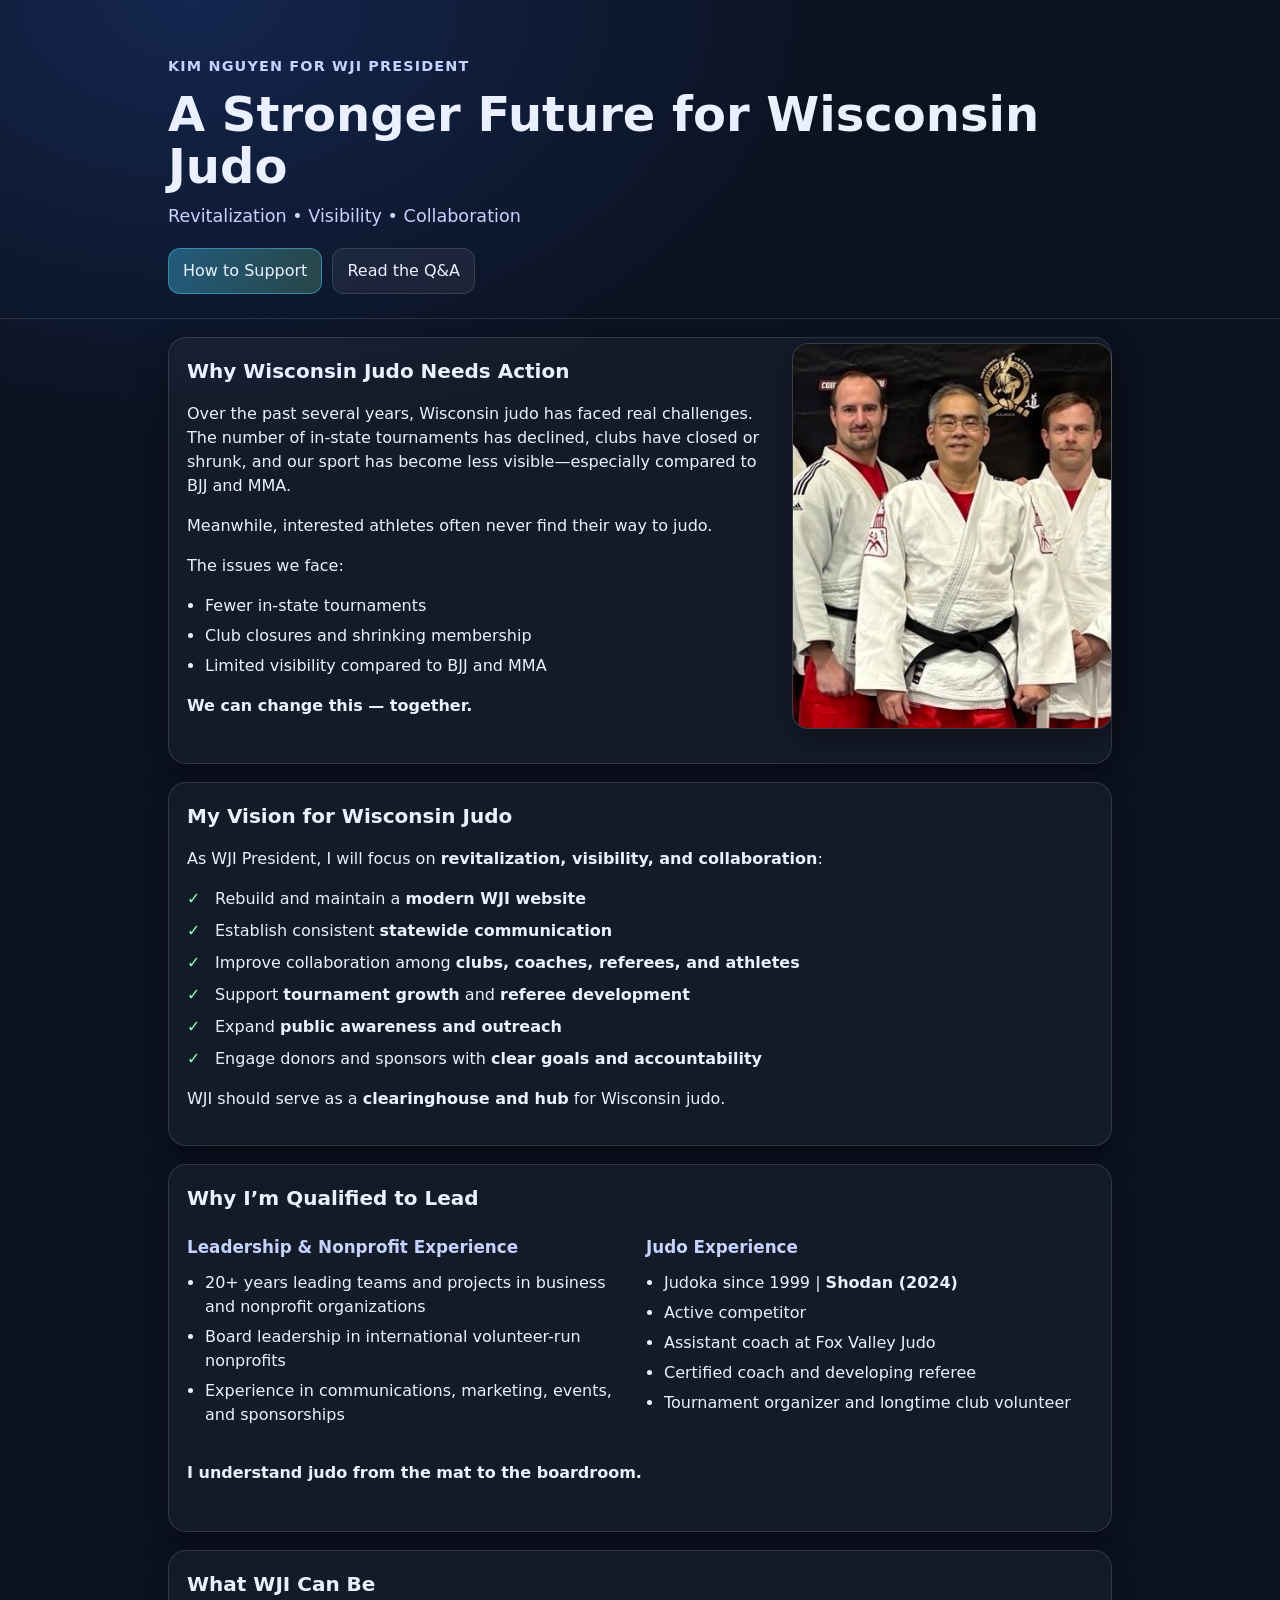
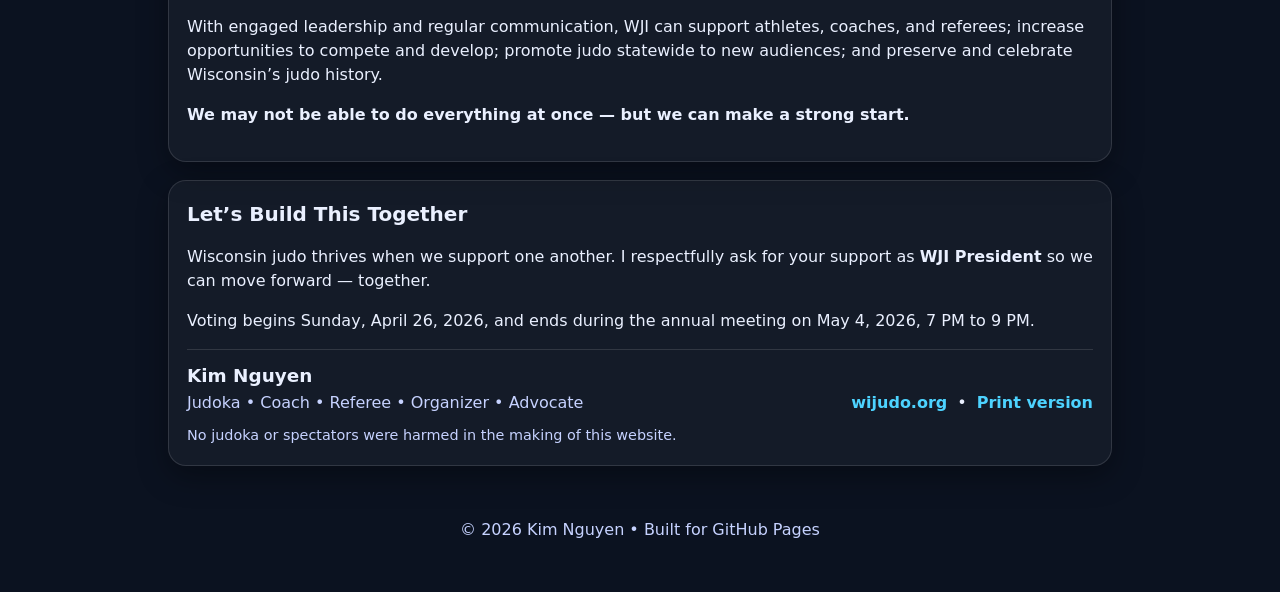
<file: index.html>
<!doctype html>
<html lang="en">
<head>
  <meta charset="utf-8" />
  <meta name="viewport" content="width=device-width, initial-scale=1" />

  <title>A Stronger Future for Wisconsin Judo — Kim Nguyen for WJI President</title>
  <meta name="description" content="Campaign flyer: Kim Nguyen for WJI President — A Stronger Future for Wisconsin Judo" />

  <!-- Canonical / Open Graph -->
  <meta property="og:type" content="website" />
  <meta property="og:url" content="https://tkimnguyen.github.io/wji-flyer/" />
  <meta property="og:title" content="A Stronger Future for Wisconsin Judo" />
  <meta property="og:description" content="Kim Nguyen for WJI President — Revitalization • Visibility • Collaboration" />
  <meta property="og:image" content="https://tkimnguyen.github.io/wji-flyer/assets/IMG_5365.jpg" />
  <meta property="og:image:alt" content="Campaign photo" />

  <!-- Optional but recommended: explicit image dimensions help some scrapers -->
  <meta property="og:image:width" content="1200" />
  <meta property="og:image:height" content="630" />

  <!-- Twitter / X -->
  <meta name="twitter:card" content="summary_large_image" />
  <meta name="twitter:title" content="A Stronger Future for Wisconsin Judo" />
  <meta name="twitter:description" content="Kim Nguyen for WJI President — Revitalization • Visibility • Collaboration" />
  <meta name="twitter:image" content="https://tkimnguyen.github.io/wji-flyer/assets/IMG_5365.jpg" />
  <meta name="twitter:image:alt" content="Campaign photo" />

  <link rel="stylesheet" href="assets/styles.css" />
  <link rel="icon" href="assets/favicon.svg" type="image/svg+xml" />
</head>
<body>
  <a class="skip-link" href="#main">Skip to content</a>

  <header class="hero" role="banner">
    <div class="container">
      <p class="kicker">Kim Nguyen for WJI President</p>
      <h1>A Stronger Future for Wisconsin Judo</h1>
      <p class="subhead">Revitalization • Visibility • Collaboration</p>
      <div class="cta-row">
        <a class="btn primary" href="#support">How to Support</a>
        <a class="btn" href="qa.html">Read the Q&amp;A</a>
      </div>
    </div>
  </header>

  <main id="main" class="container" role="main">
    
    <figure class="float-photo">
      <img src="assets/IMG_5365.jpg" 
        alt="Kim Nguyen with Wisconsin teammates in Atlanta" />
    </figure>

    <section class="card" aria-labelledby="why">
      <h2 id="why">Why Wisconsin Judo Needs Action</h2>
      <p>Over the past several years, Wisconsin judo has faced real challenges. The number of in-state tournaments has declined, clubs have closed or shrunk, and our sport has become less visible—especially compared to BJJ and MMA.</p>
      <p>Meanwhile, interested athletes often never find their way to judo.</p>
      <p>The issues we face:</p>
      <ul class="bullets">
        <li>Fewer in-state tournaments</li>
        <li>Club closures and shrinking membership</li>
        <li>Limited visibility compared to BJJ and MMA</li>
      </ul>
      <p class="emphasis">We can change this — together.</p>
    </section>

    <section class="card" aria-labelledby="vision">
      <h2 id="vision">My Vision for Wisconsin Judo</h2>
      <p>As WJI President, I will focus on <strong>revitalization, visibility, and collaboration</strong>:</p>
      <ul class="checks">
        <li>Rebuild and maintain a <strong>modern WJI website</strong></li>
        <li>Establish consistent <strong>statewide communication</strong></li>
        <li>Improve collaboration among <strong>clubs, coaches, referees, and athletes</strong></li>
        <li>Support <strong>tournament growth</strong> and <strong>referee development</strong></li>
        <li>Expand <strong>public awareness and outreach</strong></li>
        <li>Engage donors and sponsors with <strong>clear goals and accountability</strong></li>
      </ul>
      <p>WJI should serve as a <strong>clearinghouse and hub</strong> for Wisconsin judo.</p>
    </section>

    <section class="card grid" aria-labelledby="qualified">
      <h2 id="qualified" class="full">Why I’m Qualified to Lead</h2>

      <div class="col">
        <h3>Leadership &amp; Nonprofit Experience</h3>
        <ul class="bullets">
          <li>20+ years leading teams and projects in business and nonprofit organizations</li>
          <li>Board leadership in international volunteer-run nonprofits</li>
          <li>Experience in communications, marketing, events, and sponsorships</li>
        </ul>
      </div>

      <div class="col">
        <h3>Judo Experience</h3>
        <ul class="bullets">
          <li>Judoka since 1999 | <strong>Shodan (2024)</strong></li>
          <li>Active competitor</li>
          <li>Assistant coach at Fox Valley Judo</li>
          <li>Certified coach and developing referee</li>
          <li>Tournament organizer and longtime club volunteer</li>
        </ul>
      </div>

      <p class="full"><strong>I understand judo from the mat to the boardroom.</strong></p>
    </section>

    <section class="card" aria-labelledby="wji">
      <h2 id="wji">What WJI Can Be</h2>
      <p>With engaged leadership and regular communication, WJI can support athletes, coaches, and referees; increase opportunities to compete and develop; promote judo statewide to new audiences; and preserve and celebrate Wisconsin’s judo history.</p>
      <p class="emphasis">We may not be able to do everything at once — but we can make a strong start.</p>
    </section>

    <section class="card support" id="support" aria-labelledby="cta">
      <h2 id="cta">Let’s Build This Together</h2>
      <p>Wisconsin judo thrives when we support one another. I respectfully ask for your support as <strong>WJI President</strong> so we can move forward — together.</p>
      <p>Voting begins Sunday, April 26, 2026, and ends during the annual meeting on May 4, 2026, 7 PM to 9 PM.</p>
      <div class="contact">
        <div>
          <p class="name">Kim Nguyen</p>
          <p class="roles">Judoka • Coach • Referee • Organizer • Advocate</p>
        </div>
        <div class="links">
          <a href="https://wijudo.org" target="_blank" rel="noopener">wijudo.org</a>
          <span aria-hidden="true">•</span>
          <a href="assets/print.html">Print version</a>
        </div>
      </div>
      <p class="fineprint">No judoka or spectators were harmed in the making of this website.</p>
    </section>

    <footer class="footer" role="contentinfo">
      <p>© <span id="year"></span> Kim Nguyen • Built for GitHub Pages</p>
    </footer>

  </main>

  <script>
    document.getElementById('year').textContent = new Date().getFullYear();
  </script>
</body>
</html>
</file>
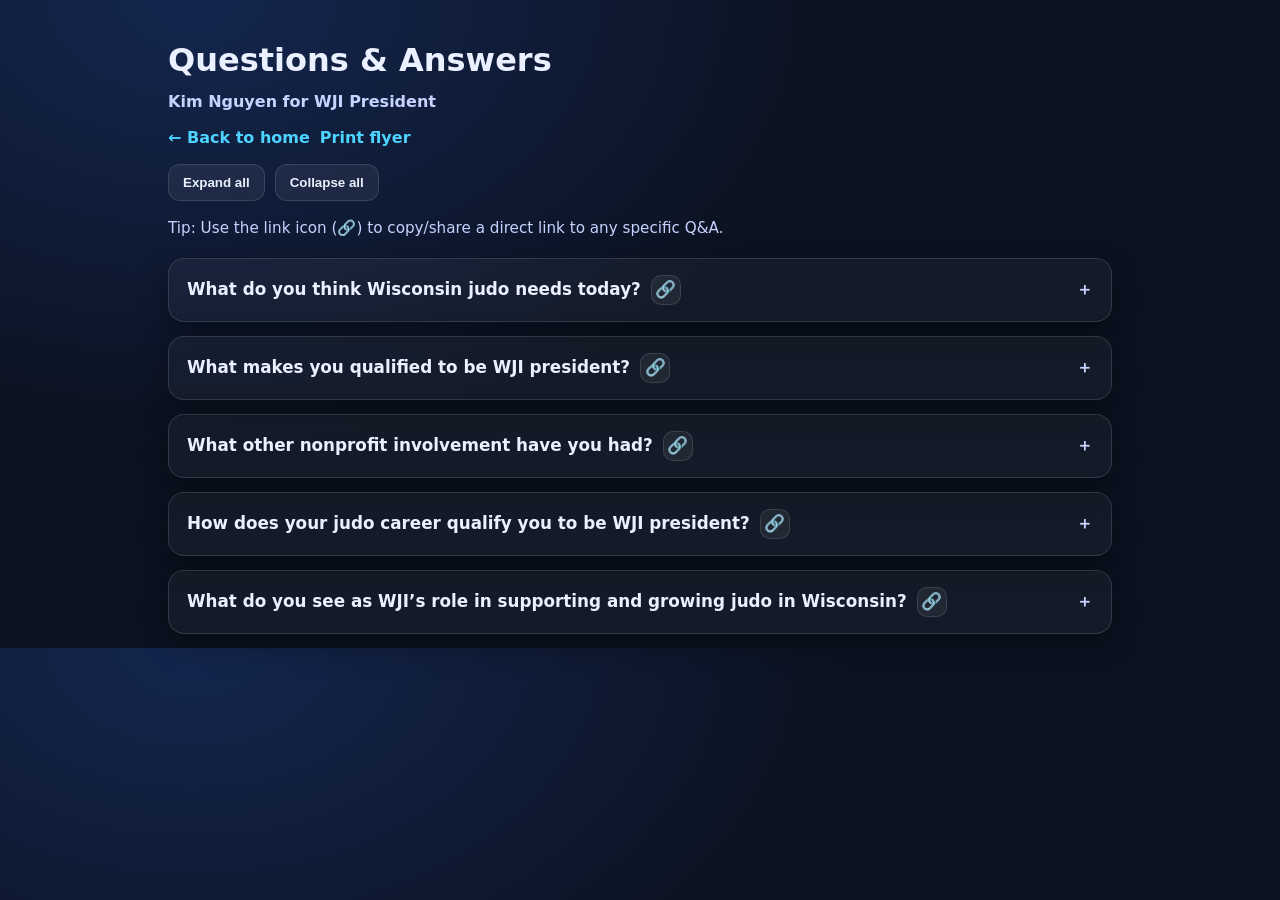
<file: qa.html>
<!doctype html>
<html lang="en">
<head>
  <meta charset="utf-8" />
  <meta name="viewport" content="width=device-width, initial-scale=1" />

  <title>Questions & Answers — Kim Nguyen for WJI President</title>
  <meta name="description" content="Questions and Answers: vision, experience, and plans for Wisconsin Judo as WJI President." />

  <!-- Open Graph -->
  <meta property="og:type" content="website" />
  <meta property="og:url" content="https://tkimnguyen.github.io/wji-flyer/qa.html" />
  <meta property="og:title" content="Questions & Answers — Kim Nguyen for WJI President" />
  <meta property="og:description" content="Vision, qualifications, nonprofit involvement, and plans for WJI and Wisconsin Judo." />
  <meta property="og:image" content="https://tkimnguyen.github.io/wji-flyer/assets/IMG_5365.jpg" />

  <link rel="stylesheet" href="assets/styles.css" />
  <link rel="icon" href="assets/favicon.svg" type="image/svg+xml" />

  <style>
    /* Page header */
    .qa-header{margin:18px 0 10px;}
    .qa-header h1{margin:0 0 6px;}
    .qa-header .sub{margin:0;color:var(--muted);}
    .qa-nav{display:flex;gap:10px;flex-wrap:wrap;margin:12px 0 0;}
    .qa-nav a{color:var(--accent);text-decoration:none;font-weight:700;}
    .qa-nav a:hover{text-decoration:underline;}

    /* Controls */
    .qa-controls{display:flex;gap:10px;flex-wrap:wrap;margin:14px 0 18px;}
    .qa-controls button{
      padding:10px 14px;
      border-radius:12px;
      border:1px solid var(--border);
      color:var(--text);
      background:rgba(255,255,255,.06);
      cursor:pointer;
      font-weight:800;
    }
    .qa-controls button:hover{border-color:rgba(255,255,255,.25);}
    .qa-controls .hint{color:var(--muted);font-size:.95rem;margin:6px 0 0;flex-basis:100%;}

    /* Q&A details styling */
    .qa details{
      margin: 14px 0;
      border: 1px solid var(--border);
      border-radius: 16px;
      background: rgba(255,255,255,.04);
      box-shadow: var(--shadow);
      overflow: clip;
    }

    .qa summary{
      cursor: pointer;
      padding: 16px 18px;
      font-weight: 900;
      font-size: 1.05rem;
      list-style: none;
      display:flex;
      align-items:center;
      justify-content:space-between;
      gap:12px;
    }

    .qa summary::-webkit-details-marker{display:none;}

    .qa .summary-left{
      display:flex;
      align-items:center;
      gap:10px;
      min-width:0;
    }

    .qa .anchor-link{
      flex: 0 0 auto;
      display:inline-flex;
      align-items:center;
      justify-content:center;
      width:30px;
      height:30px;
      border-radius:10px;
      border:1px solid var(--border);
      background:rgba(255,255,255,.06);
      color:var(--text);
      text-decoration:none;
      font-weight:900;
      line-height:1;
    }
    .qa .anchor-link:hover{border-color:rgba(255,255,255,.25);}

    .qa .toggle-icon{
      flex: 0 0 auto;
      font-weight: 900;
      width: 22px;
      text-align: right;
      color: var(--muted);
    }
    .qa details[open] .toggle-icon{color: var(--accent2);}

    .qa .answer{
      padding: 0 18px 18px;
      line-height: 1.65;
    }

    .qa .answer p{margin:10px 0;}
    .qa .answer h4{
      margin: 14px 0 6px;
      font-size: 1rem;
      color: var(--muted);
      letter-spacing: .02em;
    }
    .qa .answer ul{margin:8px 0 0; padding-left:18px;}
    .qa .answer li{margin:6px 0;}

    /* Anchor targeting: highlight the targeted Q&A block */
    .qa .target{
      scroll-margin-top: 16px;
    }
    .qa .target:target{
      outline: 2px solid rgba(77,211,255,.65);
      border-radius: 12px;
      padding: 2px;
    }

    /* Animation (fast): open + close */
    @media (prefers-reduced-motion: no-preference){
      /* Opening animation */
      details[open] .answer{
        animation: qaOpen 180ms ease-out;
      }
      @keyframes qaOpen{
        from{opacity:0; transform: translateY(-6px);}
        to{opacity:1; transform: translateY(0);}
      }

      /* Closing animation (requires JS to delay removal of [open]) */
      details.qa-closing .answer{
        animation: qaClose 140ms ease-in forwards;
      }
      @keyframes qaClose{
        from{opacity:1; transform: translateY(0);}
        to{opacity:0; transform: translateY(-6px);}
      }
    }

    /* Print */
    @media print{
      .qa-controls, .qa-nav{display:none !important;}
      .qa details{break-inside:avoid;}
      .qa summary{border-bottom:1px solid #bbb;}
    }
  </style>
</head>

<body>
  <main class="container qa" role="main" style="padding-top:18px">

    <header class="qa-header">
      <h1>Questions &amp; Answers</h1>
      <p class="sub"><strong>Kim Nguyen for WJI President</strong></p>
      <nav class="qa-nav" aria-label="Site navigation">
        <a href="./">← Back to home</a>
        <a href="./assets/print.html">Print flyer</a>
      </nav>
    </header>

    <section class="qa-controls" aria-label="Q&A controls">
      <button type="button" id="expandAll">Expand all</button>
      <button type="button" id="collapseAll">Collapse all</button>
      <p class="hint">Tip: Use the link icon (🔗) to copy/share a direct link to any specific Q&amp;A.</p>
    </section>

    <!-- Q1 -->
    <details>
      <summary>
        <span class="summary-left">
          <span>What do you think Wisconsin judo needs today?</span>
          <a class="anchor-link" href="#q-wi-needs" aria-label="Link to this Q&A">🔗</a>
        </span>
        <span class="toggle-icon" aria-hidden="true">＋</span>
      </summary>

      <!-- Target inside details so hash opens this details automatically -->
      <div id="q-wi-needs" class="target"></div>

      <div class="answer">
        <h4>Current challenges</h4>
        <p>For a number of years now, we judoka in Wisconsin have watched the number of tournaments in our state drop. We have seen clubs close. Some of our clubs have reduced membership.</p>

        <h4>Why urgency matters</h4>
        <p>Meanwhile, we are aware that jujitsu is now much more popular, both in terms of participants and clubs. What we need in Wisconsin is a renewed effort to counter these issues, to stem the tide, and ideally to reverse it.</p>

        <h4>Immediate, practical steps</h4>
        <p>At the very least, we need to do better at helping each other using basic tools that are now considered table stakes: improving our use of social media, getting a proper WJI website going again, and communicating and collaborating with our state clubs and members using email lists and/or discussion forums or chat groups. We could even try to do some basic advertising!</p>
        <p>Right now, there is what I’d call a deafening silence on the part of judo when it comes to awareness of our sport, while MMA and UFC feed interested athletes to jujitsu and BJJ clubs. It’s time for us to do something about it.</p>
      </div>
    </details>

    <!-- Q2 -->
    <details>
      <summary>
        <span class="summary-left">
          <span>What makes you qualified to be WJI president?</span>
          <a class="anchor-link" href="#q-qualified" aria-label="Link to this Q&A">🔗</a>
        </span>
        <span class="toggle-icon" aria-hidden="true">＋</span>
      </summary>

      <div id="q-qualified" class="target"></div>

      <div class="answer">
        <h4>Leadership and delivery</h4>
        <p>I have a lot of experience in the business and nonprofit worlds leading teams, managing projects and people, communicating and engaging with stakeholders and the public, coming up with ideas that are often “out of the box,” driving change, and delivering on projects.</p>

        <h4>Experience from contributor to leader</h4>
        <p>In my work, I have been an individual contributor, working in the trenches, so to speak, and in those roles I observed my supervisors, directors, and leaders, gaining insight into what I thought they did well, what they didn’t do so well, and what they could have done better. Over the years, I have also been in leadership roles: managing projects, directing teams, and even serving on a consulting company’s leadership team, where I was responsible for providing direction and was held accountable for delivering on projects and initiatives.</p>
        <p>The skills I developed in those roles—including working (gently and sometimes more firmly) with teammates and colleagues—included how to run meetings effectively to solve problems, prioritize issues, and track progress on goals.</p>

        <h4>UW Oshkosh and large-scale web projects</h4>
        <p>My career in Wisconsin started when I joined the University of Wisconsin–Oshkosh administrative computing division as a software developer and database administrator. Early on, I volunteered to help the College of Education with a grant from the Department of Public Instruction to build a website for nontechnical educators. I did my research and recommended an open‑source website platform called Plone (https://plone.org), which we used to great success. That effort then led to our deploying it across the entire campus, ultimately building over 350 websites, intranets, and custom business‑processing sites.</p>
        <p>I went from being an individual contributor to leading cross‑functional teams, identifying advocates and allies, hiring staff, giving presentations, and working with campus leadership in my role as intranet project director. Throughout this work, I focused especially on building up my colleagues, because the greatest skill a leader brings to the table is the ability to elevate those around them and to surround themselves with empowered teammates.</p>
        <p>My greatest challenge—and thus my greatest learning experience—was working with the university marketing team, as a result of which I came to understand how websites and social media can work together effectively to boost and sustain a message across a wide range of audiences.</p>

        <h4>Formal leadership development</h4>
        <p>In 2012, I was asked to join the University of Wisconsin IT Leadership Program, a months‑long training designed to develop and refine skills used to drive change in an organization through information technology: identifying strengths, weaknesses, and opportunities; setting priorities; working with stakeholders (often those over whom you have no direct authority); and advocating effectively.</p>

        <h4>International nonprofit leadership (Plone)</h4>
        <p>I have used those skills extensively in my nonprofit life as well. I have been part of the worldwide Plone software community for 23 years, initially as an organizer of two symposia in Oshkosh and later as the organizer of the annual conferences in 2016 (Boston) and 2017 (Barcelona). Since then, I have served as the conference organizing team lead. As you can imagine, organizing these conferences for an underfunded community requires knowing how to work with a diverse, geographically dispersed, and sometimes quirky group of people. It involves cajoling some folks, asking others directly, and periodically nudging and reminding everyone so that everything ultimately gets done on time.</p>

        <h4>Board work, communications, and fundraising</h4>
        <p>For Plone, I served as a Foundation Board member for six years. During that time, we met frequently to address issues raised by the community and by the teams doing the actual work of developing the software. These biweekly meetings were used for problem‑solving, identifying community members who could assist with specific tasks, working with legal counsel, and figuring out how to nudge often idiosyncratic personalities within our widespread community toward action. We communicated regularly with our membership by publishing minutes from our meetings and by inviting contributions and ideas. Some of the biggest challenges we addressed included fundraising through sponsorships and maintaining a careful balance between board continuity and welcoming new board members.</p>

        <h4>Marketing and public-facing storytelling</h4>
        <p>I have also served as the Plone marketing team lead, working entirely with volunteers and on a very tight budget, applying both my professional team‑building skills and my understanding of how to use social media, email lists, discussion forums, chat services, blogs, podcasts, YouTube, and websites to promote awareness and advocacy.</p>
        <p>For a number of years now, I have been the host of the Plone Podcast, interviewing community members and bringing the fascinating stories of these typically behind‑the‑scenes contributors to a worldwide audience.</p>
      </div>
    </details>

    <!-- Q3 -->
    <details>
      <summary>
        <span class="summary-left">
          <span>What other nonprofit involvement have you had?</span>
          <a class="anchor-link" href="#q-nonprofit" aria-label="Link to this Q&A">🔗</a>
        </span>
        <span class="toggle-icon" aria-hidden="true">＋</span>
      </summary>

      <div id="q-nonprofit" class="target"></div>

      <div class="answer">
        <h4>School district advocacy</h4>
        <p>In 2013, I was asked to join the Oshkosh Area School District’s budget reconciliation committee, which was tasked with identifying cuts we would need to make if we could not pass a referendum in 2014. Building on that committee work, I co‑founded Support Oshkosh Students, a nonprofit organization that advocated for the 2014 referendum. Following that success, we continued advocacy efforts for the 2016, 2020, and 2024 referenda.</p>
        <p>This was a shoestring operation, run with the help of countless volunteers, and it required creative solutions, networking, outreach for donations, building a social media presence and a website, and using email lists and in‑person meetings to engage volunteers and channel their energy into meaningful change. I am grateful that we were able to secure community support to bring technology into the schools (which, despite many challenges, allowed learning to continue during COVID), replace buildings dating back to the Civil War era, and provide modern, comfortable, and healthy learning environments for current and future students.</p>

        <h4>Robotics mentorship</h4>
        <p>Around 2017, I became involved—through my sons—with the Oshkosh Wave Robotics team. As both a parent and a mentor, I worked to integrate myself into a long‑running team with a distinctive mix of personalities and skills. I supported high‑school students as they designed, built, and competed with their robots by asking questions and offering guidance, reminders, and encouragement. One of my first contributions was rebuilding the team’s website (https://waverobotics.com) using Plone.</p>
        <p>Rebuilding the site brought several benefits: the previous site was expensive to maintain and did not allow students to create or publish content, whereas the new Plone site enabled us to train students to log in, create pages, and publish their own content. I also helped introduce other technology tools to the team, including centralized password management and the recovery of several years’ worth of orphaned social media accounts.</p>

        <h4>Community board service</h4>
        <p>At the beginning of COVID, one of my sons began taking sailing lessons at the Oshkosh Yacht Club. As many parents of young sailors discover, my wife and I soon became far more involved than we initially anticipated. Over time, I learned to sail a small Laser and crewed on one of the exceptionally fast E‑scows for several years. Two years ago, I was asked to join the OYC board, where I now serve as part of a group that meets monthly to set objectives and solve problems, including member engagement and fundraising to support the continued operation of this very successful sailing school.</p>
      </div>
    </details>

    <!-- Q4 -->
    <details>
      <summary>
        <span class="summary-left">
          <span>How does your judo career qualify you to be WJI president?</span>
          <a class="anchor-link" href="#q-judo" aria-label="Link to this Q&A">🔗</a>
        </span>
        <span class="toggle-icon" aria-hidden="true">＋</span>
      </summary>

      <div id="q-judo" class="target"></div>

      <div class="answer">
        <h4>Origins and growth</h4>
        <p>My judo career began in 1999, when my wife brought home a flyer for judo classes at the Oshkosh YMCA. There I met Sensei Mehdi Mohammadian, Sensei George Sell, Jim White, and Katie Sell. Although my advancement in judo was initially slow, a fire was lit under me and I increased my training in preparation for the 2023 U.S. Open, thanks to my coaches Shandra and Adam Stevenson. I was grateful to be promoted to shodan in 2024.</p>

        <p>Last year, I joined Team Wisconsin as an alternate at the Atlanta team veterans duals competition, and made new friends from Wahadachi Judo, including Senseis Randy Baures and Henry Hummel. It has been my privilege to have been able to join their workouts every week since then.</p>

        <p>This year I have been training for Nationals, and it has been the most rewarding judo experience of my life. It has made me deeply aware that judo cannot be practiced alone; it requires the help, encouragement, and dedication of fellow judoka and coaches week in and week out.</p>

        <h4>Coaching and officiating</h4>
        <p>In recent years I occasionally assisted with teaching at Fox Valley Judo, and since last year I have served as an assistant coach alongside Katie Sell, Jim White, and Neil Dunday.</p>
        <p>At the International Judo Camp last summer, I attended a referee clinic and practiced refereeing during the camp shiai. Later in the fall, I received my coaching certification. I particularly value being a new referee, as it has given me a real appreciation for how difficult it can be to make clear, undisputed calls.</p>

        <h4>Student development and welcoming newcomers</h4>
        <p>Fox Valley Judo has a large kids’ and family class, which regularly reminds me of the importance of careful observation and of delivering advice in ways students can understand and accept. Equally important is knowing when not to say too much and when to allow students to develop their own awareness and self‑correct. I have often reached out to new students and parents to welcome them and ensure they have a positive experience at the club.</p>

        <h4>Tournament support</h4>
        <p>Over the years, I have helped run our club tournament, which places me in a strong position to organize new local tournaments—something Wisconsin judo needs, both to increase the number of in‑state competitions and to provide opportunities for new referees to develop their skills.</p>
      </div>
    </details>

    <!-- Q5 -->
    <details>
      <summary>
        <span class="summary-left">
          <span>What do you see as WJI’s role in supporting and growing judo in Wisconsin?</span>
          <a class="anchor-link" href="#q-wji-role" aria-label="Link to this Q&A">🔗</a>
        </span>
        <span class="toggle-icon" aria-hidden="true">＋</span>
      </summary>

      <div id="q-wji-role" class="target"></div>

      <div class="answer">
        <h4>Board engagement</h4>
        <p>I was asked to join the WJI board last year, and I am glad I did, as it allowed me to connect with fellow board members and observe how they work. At the same time, I was disappointed that—unlike other boards I have served on, which meet at least monthly—the WJI board met only once per year. I understand there is some historical context behind this, but I do not feel it allows the board to fully realize its potential to drive positive change for judo in Wisconsin.</p>

        <h4>Funding reality</h4>
        <p>Although WJI has some funds, they are limited, and a larger issue is that WJI currently has no revenue source. WJI receives no membership dues and no income from USA Judo. Without a reliable funding stream, WJI cannot adequately support many important initiatives, such as athlete development, coach development, referee development, or assistance for talented players who would benefit from attending training camps and clinics.</p>

        <h4>Awareness and outreach</h4>
        <p>I believe WJI would benefit from a systematic awareness campaign that actively invites ideas, feedback, and participation from Wisconsin judoka, clubs, and senseis. WJI should also be reaching out to potential donors and sponsors, clearly communicating what their contributions would help make possible.</p>
        <p>For such a campaign to succeed, WJI needs an active social media presence with regular posts highlighting judo events and activities from around the state, neighboring states, and relevant national‑level developments. In addition, WJI should leverage mailing lists and possibly a discussion forum or group chat to encourage collaboration and the sharing of ideas and knowledge.</p>

        <h4>Website and shared resources</h4>
        <p>This past year, I was pleased to create a simple placeholder website for WJI (https://wijudo.org). Some of you may recall that WJI previously had a much more comprehensive web presence, and with its loss, we now need to rebuild a proper website where important documents can be found and where our Wisconsin Judo Hall of Fame inductees can be highlighted.</p>
        <p>As part of this effort, I have begun the process of applying for Google Workspace for Nonprofits. My intent is to use this workspace to host important documents—including bylaws, past meeting minutes, photos, videos, and Hall of Fame biographies—and to use Google Sites to host a full WJI website at no cost. The new website will also allow Wisconsin clubs to be listed and to share their calendars of events.</p>

        <h4>Referee development</h4>
        <p>I would also like to see WJI actively support the growth of the referee base in our state. Without sufficient referees, it becomes very difficult to run tournaments of any significant size without relying on officials from outside Wisconsin.</p>

        <h4>Next Steps</h4>
        <p>This is what I believe WJI can do for judo in our state: serve as a clearinghouse and a center of collaboration for our clubs, our athletes, and our shared initiatives.</p>
        <p><strong>We can’t do everything—but we can make a start.</strong></p>
      </div>
    </details>

  </main>

  <script>
    // Expand/Collapse all + animated close
    // Closing needs JS because <details> hides content immediately when open is removed. [4](https://stackoverflow.com/questions/69958043/animate-a-details-tag-when-closing)[3](https://developer.mozilla.org/en-US/docs/Web/HTML/Reference/Elements/details)

    const allDetails = () => Array.from(document.querySelectorAll('.qa details'));

    function setToggleIcon(d) {
      const icon = d.querySelector('.toggle-icon');
      if (!icon) return;
      icon.textContent = d.open ? '−' : '＋';
    }

    function openDetails(d) {
      if (d.open) return;
      d.open = true;
      d.classList.remove('qa-closing');
      setToggleIcon(d);
    }

    function closeDetailsAnimated(d) {
      if (!d.open) return;
      // Add class to play closing animation, then remove [open] after it finishes
      d.classList.add('qa-closing');
      setToggleIcon(d);

      const onAnimEnd = (e) => {
        if (!e || (e.animationName !== 'qaClose')) return;
        d.open = false;
        d.classList.remove('qa-closing');
        setToggleIcon(d);
        d.removeEventListener('animationend', onAnimEnd);
      };

      d.addEventListener('animationend', onAnimEnd);
    }

    // Expand/Collapse all controls [1](https://stackoverflow.com/questions/43008609/expanding-all-details-tags)
    document.getElementById('expandAll')?.addEventListener('click', () => {
      allDetails().forEach(openDetails);
    });

    document.getElementById('collapseAll')?.addEventListener('click', () => {
      allDetails().forEach(closeDetailsAnimated);
    });

    // Animate closing on individual summary clicks (intercept default close)
    allDetails().forEach((d) => {
      setToggleIcon(d);
      const summary = d.querySelector('summary');
      if (!summary) return;

      summary.addEventListener('click', (e) => {
        // If it's open, we're about to close — intercept and animate
        if (d.open) {
          e.preventDefault();
          closeDetailsAnimated(d);
        } else {
          // opening: let browser open naturally, but update icon after toggle
          // (open animation handled in CSS for details[open])
          setTimeout(() => setToggleIcon(d), 0);
        }
      });

      // Keep icon accurate for non-click toggles (keyboard / programmatic)
      d.addEventListener('toggle', () => setToggleIcon(d));
    });

    // If user lands on a hash that targets an element inside a details,
    // the browser will open the parent details automatically. [2](https://frontendmasters.com/blog/opening-a-details-element-from-the-url/)[3](https://developer.mozilla.org/en-US/docs/Web/HTML/Reference/Elements/details)
    // We still update icons immediately on load.
    window.addEventListener('load', () => {
      allDetails().forEach(setToggleIcon);
    });
  </script>
</body>
</html>
</file>
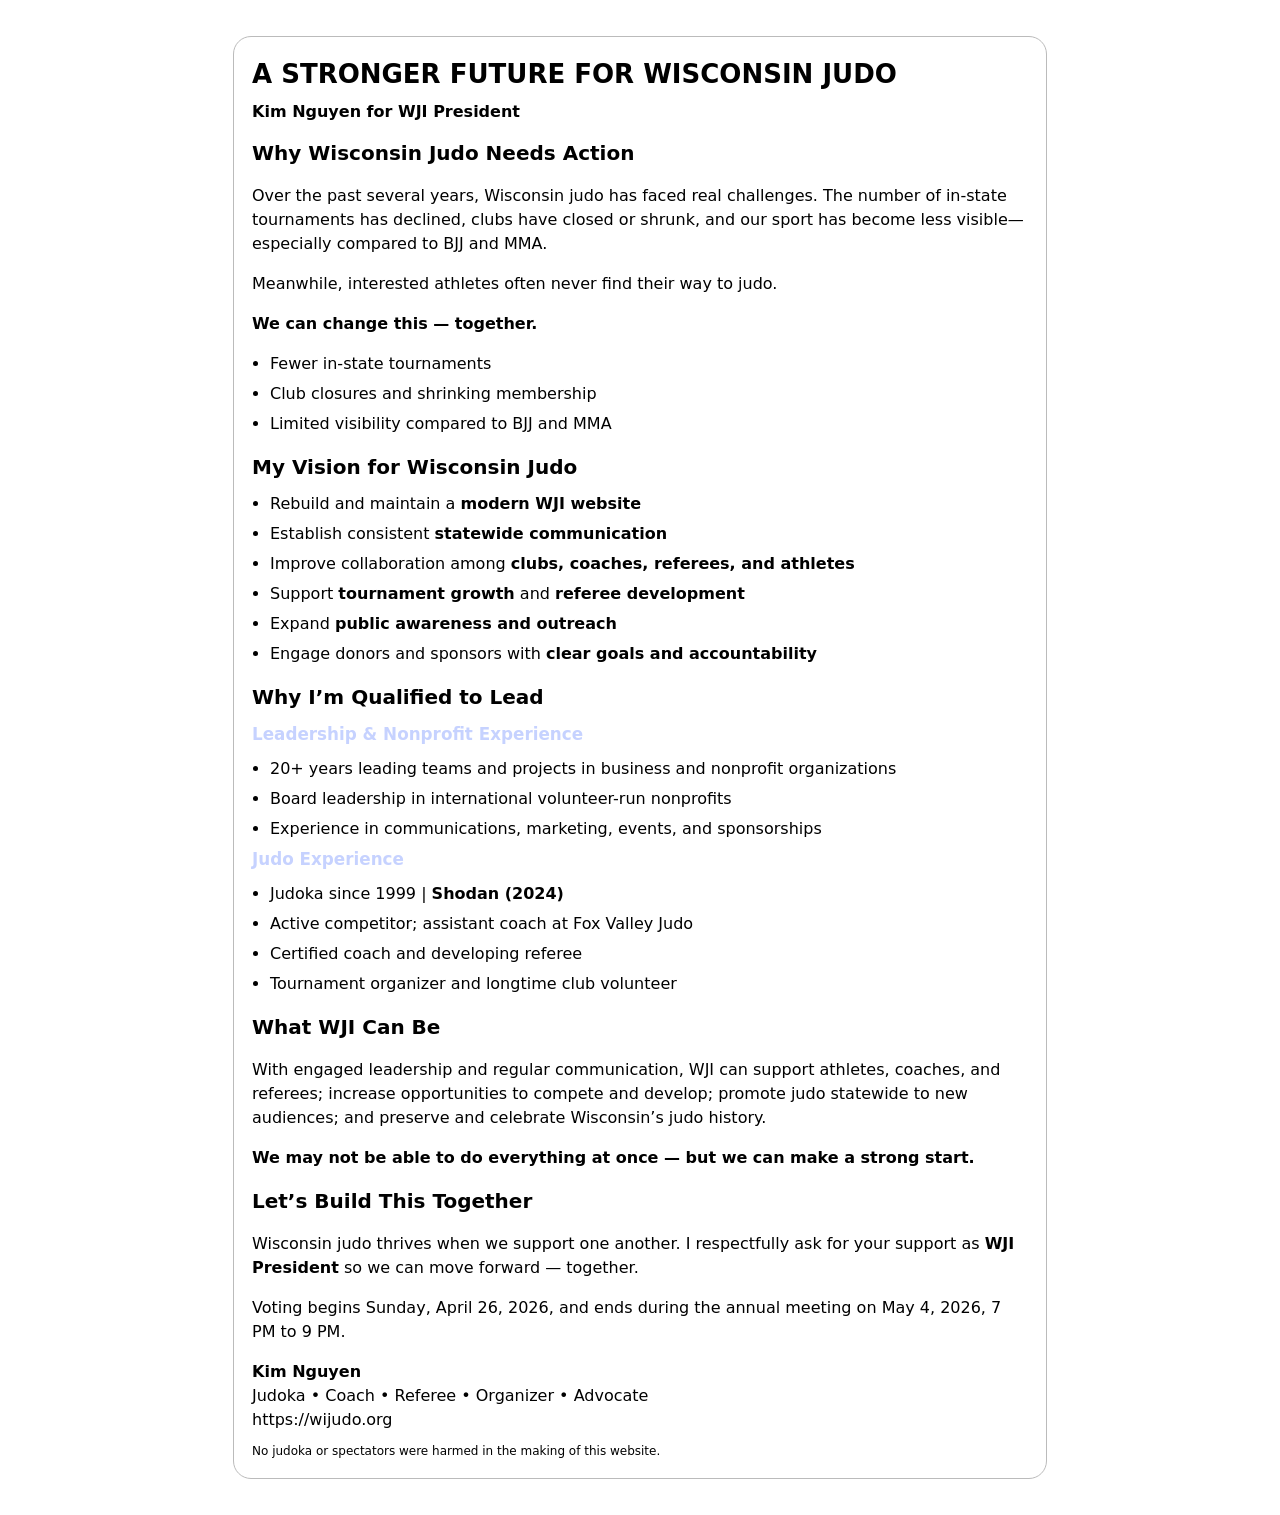
<file: assets/print.html>
<!doctype html>
<html lang="en">
<head>
  <meta charset="utf-8" />
  <meta name="viewport" content="width=device-width, initial-scale=1" />
  <title>Print Flyer — Kim Nguyen for WJI President</title>
  <link rel="stylesheet" href="styles.css" />
  <style>
    body{background:#fff;color:#000;}
    .container{max-width: 850px;}
    .card{background:#fff;border:1px solid #bbb;box-shadow:none;}
    a{color:#000;text-decoration:none;}
    .hero{display:none;}
  </style>
</head>
<body>
  <main class="container" style="padding:18px">
    <section class="card">
      <h1 style="margin:0 0 6px; font-size: 26px;">A STRONGER FUTURE FOR WISCONSIN JUDO</h1>
      <p style="margin:0 0 14px; font-weight:700;">Kim Nguyen for WJI President</p>

      <h2>Why Wisconsin Judo Needs Action</h2>
      <p>Over the past several years, Wisconsin judo has faced real challenges. The number of in-state tournaments has declined, clubs have closed or shrunk, and our sport has become less visible—especially compared to BJJ and MMA.</p>
      <p>Meanwhile, interested athletes often never find their way to judo.</p>
      <p><strong>We can change this — together.</strong></p>
      <ul class="bullets">
        <li>Fewer in-state tournaments</li>
        <li>Club closures and shrinking membership</li>
        <li>Limited visibility compared to BJJ and MMA</li>
      </ul>

      <h2 style="margin-top:16px">My Vision for Wisconsin Judo</h2>
      <ul class="bullets">
        <li>Rebuild and maintain a <strong>modern WJI website</strong></li>
        <li>Establish consistent <strong>statewide communication</strong></li>
        <li>Improve collaboration among <strong>clubs, coaches, referees, and athletes</strong></li>
        <li>Support <strong>tournament growth</strong> and <strong>referee development</strong></li>
        <li>Expand <strong>public awareness and outreach</strong></li>
        <li>Engage donors and sponsors with <strong>clear goals and accountability</strong></li>
      </ul>

      <h2 style="margin-top:16px">Why I’m Qualified to Lead</h2>
      <h3>Leadership &amp; Nonprofit Experience</h3>
      <ul class="bullets">
        <li>20+ years leading teams and projects in business and nonprofit organizations</li>
        <li>Board leadership in international volunteer-run nonprofits</li>
        <li>Experience in communications, marketing, events, and sponsorships</li>
      </ul>

      <h3>Judo Experience</h3>
      <ul class="bullets">
        <li>Judoka since 1999 | <strong>Shodan (2024)</strong></li>
        <li>Active competitor; assistant coach at Fox Valley Judo</li>
        <li>Certified coach and developing referee</li>
        <li>Tournament organizer and longtime club volunteer</li>
      </ul>

      <h2 style="margin-top:16px">What WJI Can Be</h2>
      <p>With engaged leadership and regular communication, WJI can support athletes, coaches, and referees; increase opportunities to compete and develop; promote judo statewide to new audiences; and preserve and celebrate Wisconsin’s judo history.</p>
      <p><strong>We may not be able to do everything at once — but we can make a strong start.</strong></p>

      <h2 style="margin-top:16px">Let’s Build This Together</h2>
      <p>Wisconsin judo thrives when we support one another. I respectfully ask for your support as <strong>WJI President</strong> so we can move forward — together.</p>
      <p>Voting begins Sunday, April 26, 2026, and ends during the annual meeting on May 4, 2026, 7 PM to 9 PM.</p>
      <p style="margin: 10px 0 0;"><strong>Kim Nguyen</strong><br/>Judoka • Coach • Referee • Organizer • Advocate<br/>https://wijudo.org</p>
      <p style="margin: 10px 0 0; font-size: 12px;">No judoka or spectators were harmed in the making of this website.</p>
    </section>
  </main>
</body>
</html>
</file>
<file: assets/styles.css>
/* Simple, print-friendly campaign flyer site */
:root{
  --bg:#0b1220;
  --card:#0f1a30;
  --text:#eaf0ff;
  --muted:#c6d2ff;
  --accent:#4dd3ff;
  --accent2:#8cffb0;
  --border:rgba(255,255,255,.12);
  --shadow: 0 10px 30px rgba(0,0,0,.35);
  --max: 980px;
}
*{box-sizing:border-box}
html,body{margin:0;padding:0}
body{
  font-family: system-ui,-apple-system,Segoe UI,Roboto,Ubuntu,Cantarell,Noto Sans,sans-serif;
  background: radial-gradient(1200px 800px at 15% 0%, #14264f 0%, var(--bg) 55%);
  color: var(--text);
  line-height: 1.5;
}
.container{max-width:var(--max); margin:0 auto; padding: 0 18px;}

.skip-link{position:absolute;left:-999px;top:auto;width:1px;height:1px;overflow:hidden;}
.skip-link:focus{left:18px;top:18px;width:auto;height:auto;background:#fff;color:#000;padding:8px 10px;border-radius:8px;z-index:10;}

.hero{padding: 56px 0 24px; border-bottom: 1px solid var(--border);}
.kicker{margin:0 0 10px; color: var(--muted); letter-spacing:.08em; text-transform:uppercase; font-weight:700; font-size:.9rem;}
.hero h1{margin:0 0 10px; font-size: clamp(2rem, 4vw, 3rem); line-height:1.1;}
.subhead{margin:0 0 18px; color: var(--muted); font-size:1.1rem;}
.note{margin:14px 0 0; color: var(--muted); font-size:.95rem;}

.cta-row{display:flex; gap:10px; flex-wrap:wrap; margin: 14px 0 0;}
.hero-media{
  margin-top: 18px;
  border: 1px solid var(--border);
  border-radius: 18px;
  overflow: hidden;
  box-shadow: var(--shadow);
  max-width: 520px;
}

.hero-media img{
  display: block;
  width: 100%;
  height: auto;
}
.btn{display:inline-block; padding:10px 14px; border-radius:12px; border:1px solid var(--border); color:var(--text); text-decoration:none; background: rgba(255,255,255,.06);}
.btn:hover{border-color: rgba(255,255,255,.25)}
.btn.primary{background: linear-gradient(90deg, rgba(77,211,255,.35), rgba(140,255,176,.20)); border-color: rgba(77,211,255,.45)}

.card{background: rgba(255,255,255,.04); border:1px solid var(--border); border-radius:18px; padding:18px 18px; margin:18px 0; box-shadow: var(--shadow);}
.card h2{margin:0 0 10px; font-size:1.25rem;}
.card h3{margin:0 0 8px; font-size:1.05rem; color: var(--muted);}
.emphasis{font-weight:800; color: var(--text)}

.bullets, .checks{margin: 10px 0 0; padding-left: 18px;}
.bullets li{margin: 6px 0;}
.checks{list-style:none; padding-left: 0;}
.checks li{margin:8px 0; padding-left: 28px; position:relative;}
.checks li:before{content:'✓'; position:absolute; left:0; top:0; color: var(--accent2); font-weight:900;}

.grid{display:grid; grid-template-columns: 1fr; gap: 12px;}
.grid .full{grid-column: 1 / -1;}
@media (min-width: 760px){
  .grid{grid-template-columns: 1fr 1fr;}
}

.support .contact{display:flex; align-items:flex-end; justify-content:space-between; flex-wrap:wrap; gap: 10px; border-top: 1px solid var(--border); margin-top: 12px; padding-top: 12px;}
.name{margin:0; font-size:1.15rem; font-weight:900;}
.roles{margin:2px 0 0; color: var(--muted);}
.links{display:flex; gap:10px; align-items:center;}
.links a{color: var(--accent); text-decoration:none; font-weight:700;}
.links a:hover{text-decoration:underline;}
.fineprint{margin:10px 0 0; color: var(--muted); font-size:.9rem;}

.footer{padding: 18px 0 34px; color: var(--muted); text-align:center;}

/* Print styles */
@media print{
  body{background:#fff; color:#000;}
  .hero, .btn, .note, .footer, .links a[href^='http']{display:none !important;}
  .card{background:#fff; border:1px solid #bbb; box-shadow:none;}
  a{color:#000; text-decoration:none;}
}

/* Floating campaign photo */
.float-photo{
  float: right;
  width: 320px;
  max-width: 45%;
  margin: 6px 0 16px 18px;
  border: 1px solid var(--border);
  border-radius: 16px;
  overflow: hidden;
  box-shadow: var(--shadow);
  background: rgba(255,255,255,.04);
}

.float-photo img{
  display: block;
  width: 100%;
  height: auto;
}

/* Clear float after main content blocks */
.card::after{
  content: "";
  display: table;
  clear: both;
}

/* Mobile behavior: stack, no float */
@media (max-width: 760px){
  .float-photo{
    float: none;
    width: 100%;
    max-width: 100%;
    margin: 0 0 18px 0;
  }
}
</file>
